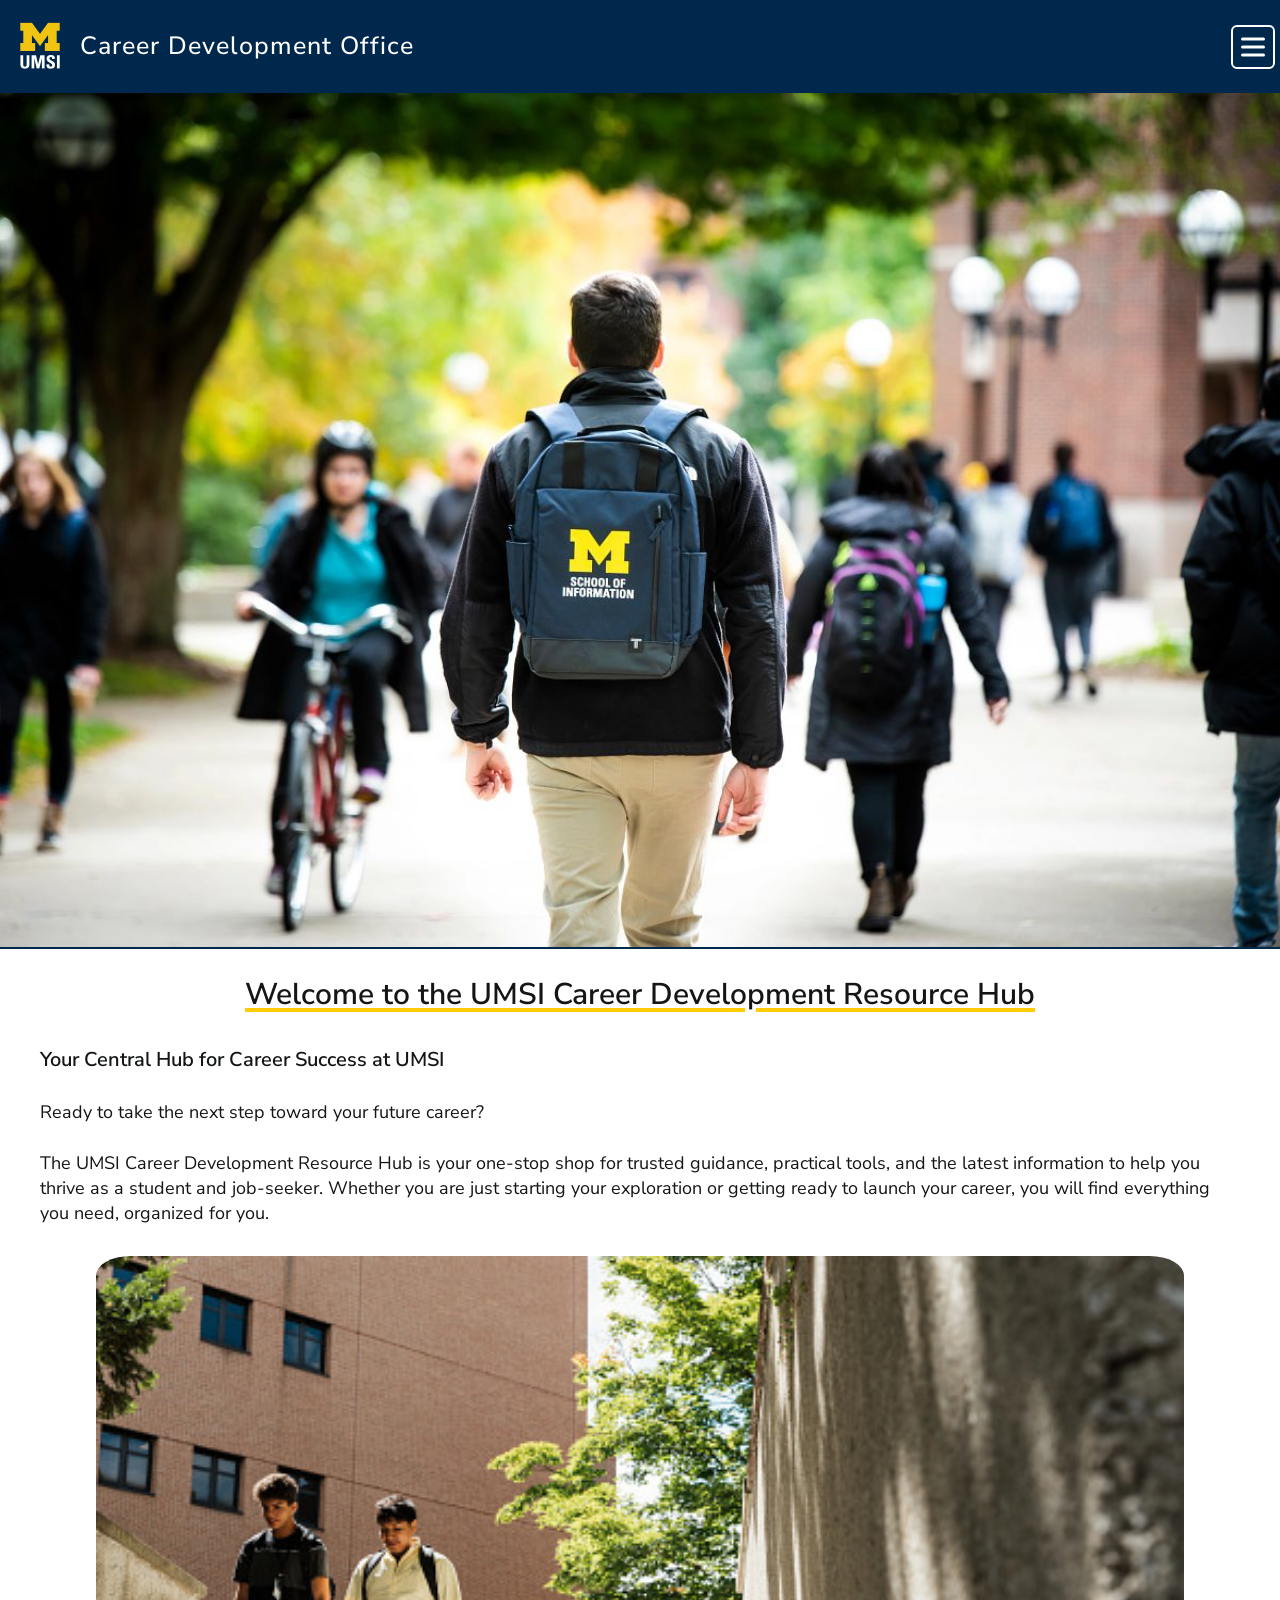
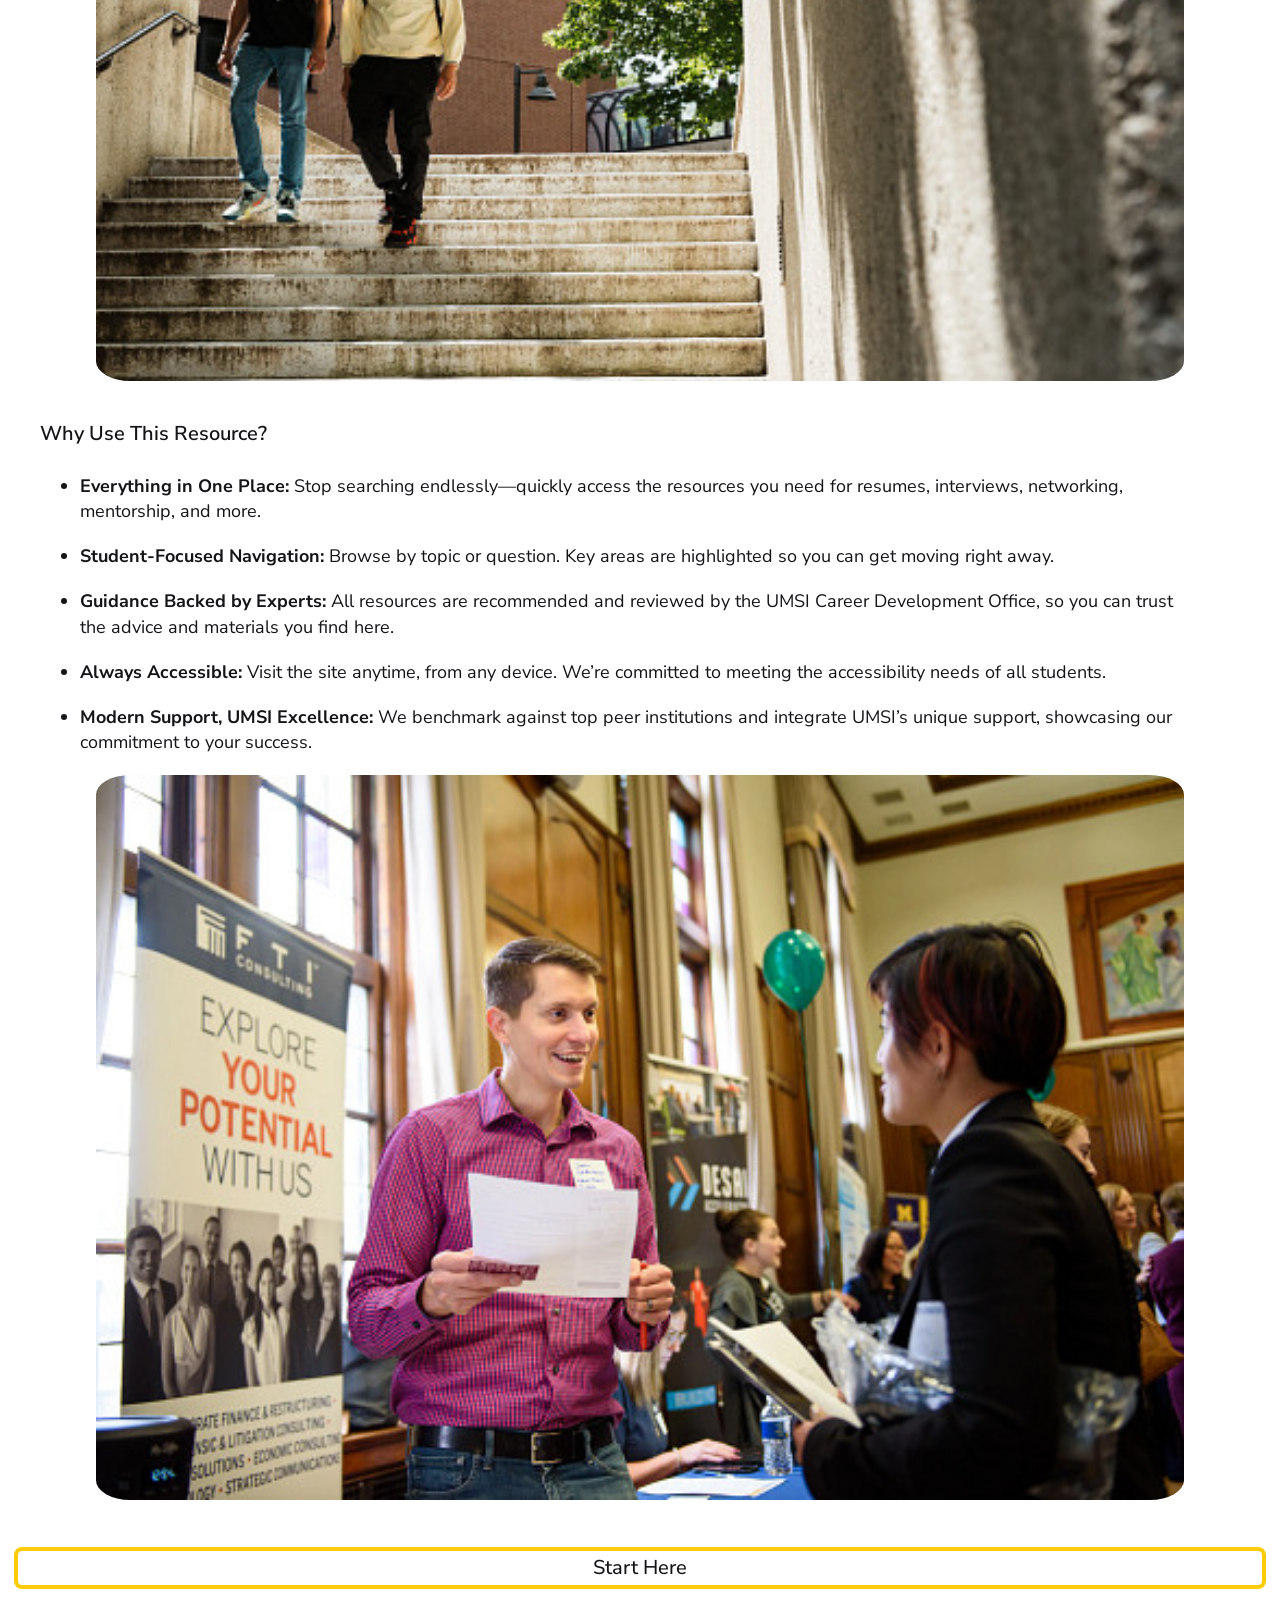
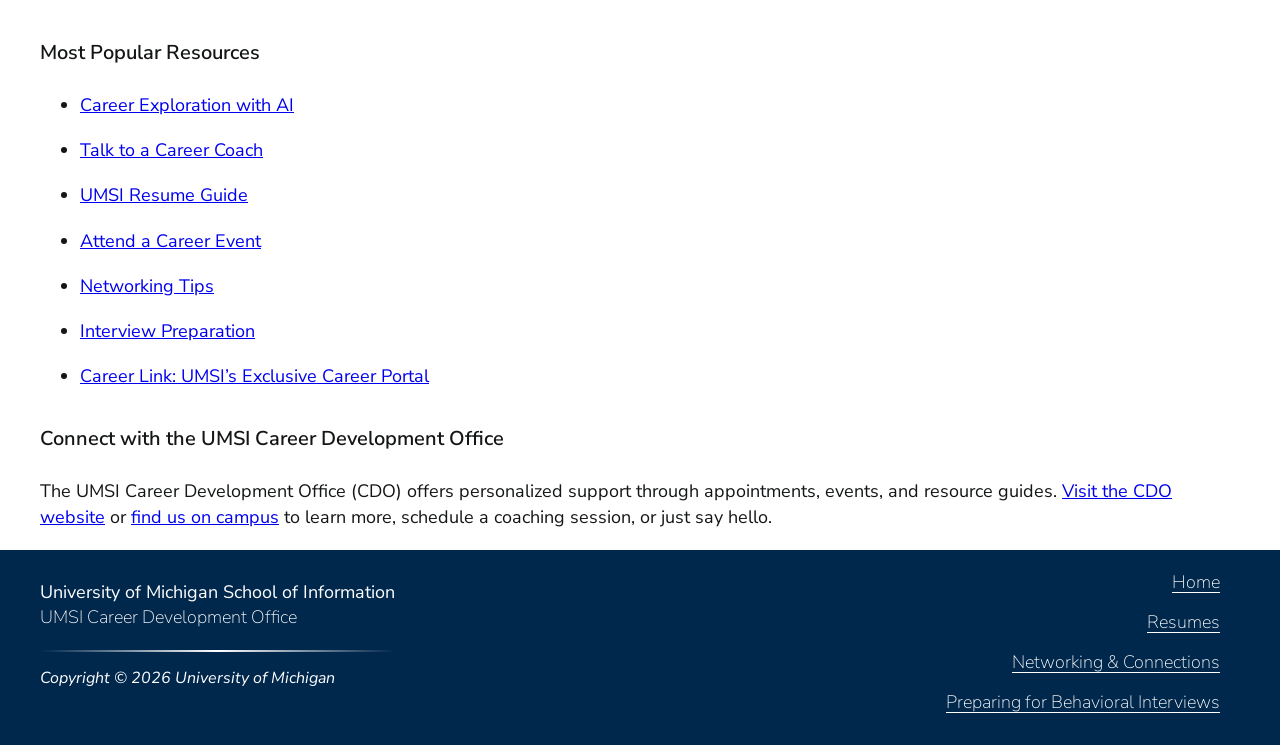
<file: index.html>
<!DOCTYPE html>
<html lang="en">
<head>
    <meta charset="UTF-8">
    <meta name="viewport" content="width=device-width, initial-scale=1.0">
    <link rel="icon" type="image/png" href="images/UM-MLogo.jpg">
    <!-- Font Nunito Sans imported from Google Fonts -->
    <style>
    @import url('https://fonts.googleapis.com/css2?family=Nunito+Sans:ital,opsz,wght@0,6..12,200..1000;1,6..12,200..1000&display=swap');
    </style>
    <link rel="stylesheet" href="css/html5reset.css">
    <link rel="stylesheet" href="css/style.css">
    <title>MSI Career Development Resource Hub</title>
</head>
<body>

    <header>
      <div class = "skip-to-main" >
        <a href = "">Skip to Main Content</a>
      </div>

        <nav>
          <div class = "nav-top">
            <div class="logo">
            <a>
              <img src="images/UMSI_signature_vertical_informal_solidblue.jpg" alt="UMSI Logo">
            </a>
           </div>

           <div class = "CDO-title-container">
            <h1 class="CDO-title">Career Development Office</h1>
           </div>
          </div>

          <!-- I asked UM-GPT to help me create the hamburger menu design (prompt in CSS)-->
          <button class="nav-toggle">
            <span class="sr-only">Menu</span>
            <span class="bar"></span>
            <span class="bar"></span>
            <span class="bar"></span>
          </button>

           <div class="nav-links">
            <ul>
                <li><a href = "index.html">Home</a></li>
                <li><a href = "resume.html">Resumes</a></li>
                <li><a href = "networking.html">Networking & Connections</a></li>
                <li><a href = "interviews.html">Behavioral Interviews</a></li>
            </ul>
          </div>
        </nav>

    </header>
    <main>
      <img class = "hero-image" src="images/UMSI_CampusFall_UMSIBackpack_02.jpg" alt="A student wears a UMSI backpack in fall on the diag.">
      <h1>Welcome to the UMSI Career Development Resource Hub</h1>
    <section>
      <h2>Your Central Hub for Career Success at UMSI</h2>
      <p>
        Ready to take the next step toward your future career? <br><br> The UMSI Career Development Resource Hub is your one-stop shop for trusted guidance, practical tools, and the latest information to help you thrive as a student and job-seeker. Whether you are just starting your exploration or getting ready to launch your career, you will find everything you need, organized for you.
      </p>
        <!-- <iframe src="https://www.youtube.com/embed/GSjGeDYJ5Nk?si=qhxJPRTIT___x8hG" title="YouTube video player" allow="accelerometer; autoplay; clipboard-write; encrypted-media; gyroscope; picture-in-picture; web-share" referrerpolicy="strict-origin-when-cross-origin" allowfullscreen></iframe> -->
      <div class="img-container">
        <img src="images/FLINT_First_Day_of_Class_0028.jpg" alt="Two students talking and walking togther.">
      </div>

    </section>

    <section>
      <h2>Why Use This Resource?</h2>


      <ul>
        <li><strong>Everything in One Place:</strong> Stop searching endlessly—quickly access the resources you need for resumes, interviews, networking, mentorship, and more.</li>
        <li><strong>Student-Focused Navigation:</strong> Browse by topic or question. Key areas are highlighted so you can get moving right away.</li>
        <li><strong>Guidance Backed by Experts:</strong> All resources are recommended and reviewed by the UMSI Career Development Office, so you can trust the advice and materials you find here.</li>
        <li><strong>Always Accessible:</strong> Visit the site anytime, from any device. We’re committed to meeting the accessibility needs of all students.</li>
        <li><strong>Modern Support, UMSI Excellence:</strong> We benchmark against top peer institutions and integrate UMSI’s unique support, showcasing our commitment to your success.</li>
      </ul>
    </section>
        <section>
        <div class="img-container">
          <img src="images/UMSI_CareerFair2020_13.jpg" alt="A student talks with a recruiter at the UMSI career fair.">
        </div>
      <h2 class = "mini-note">Start Here</h2>
      <div>
        <h2>Most Popular Resources</h2>
        <ul>
          <li><a href="https://docs.google.com/document/d/1C-rxX5VcjVH7YjMdHil1VMo9ZdSOHmausOcX61dld-g/edit?tab=t.0#heading=h.m3fsccjzqtbh">Career Exploration with AI</a></li>
          <li><a href="https://umich.instructure.com/courses/137916/pages/talk-to-a-career-coach">Talk to a Career Coach</a></li>
          <li><a href="https://docs.google.com/document/d/1_1GfDJyVGIgE82MZjVhuWT_aB_2Hcj1NN62FUCXoR_o/edit?tab=t.0" target="_blank">UMSI Resume Guide</a></li>
          <li><a href="https://umich.instructure.com/courses/137916/pages/attend-an-event" target="_blank">Attend a Career Event</a></li>
          <li><a href="https://docs.google.com/document/d/18HMt79BU8ovGf9z7_P7No5tuwUS6qHNW5u0sgrepLtE/edit?tab=t.0" target="_blank">Networking Tips</a></li>
          <li><a href="https://docs.google.com/presentation/d/15n-XqsFEntdbkZz89K-ohf7Or1NnCt5CQNDG-6fh2a0/edit?usp=sharing" target="_blank">Interview Preparation</a></li>
          <li><a href="https://si-umich.12twenty.com/Login" target="_blank">Career Link: UMSI’s Exclusive Career Portal</a></li>
        </ul>
      </div>
    </section>
    <section>
      <h2>Connect with the UMSI Career Development Office</h2>
      <p>
        The UMSI Career Development Office (CDO) offers personalized support through appointments, events, and resource guides. <a href="https://umich.instructure.com/courses/137916" target="_blank">Visit the CDO website</a> or <a href="https://www.si.umich.edu/about-umsi/getting-umsi" target="_blank">find us on campus</a> to learn more, schedule a coaching session, or just say hello.
      </p>
    </section>
    </main>
    <footer>

        <div class="UMSI-mobile-footer">
          <p>University of Michigan School of Information | <a href="https://umich.instructure.com/courses/137916">UMSI Career Development Office </a></p>
        </div>

        <div class="UMSI-desktop-footer">
          <p>University of Michigan School of Information <br> <a href="https://umich.instructure.com/courses/137916">UMSI Career Development Office </a></p>
          <hr>
          <p>Copyright &copy; <span id="copyrightYear"></span> University of Michigan</p>
        </div>

        <script>
          document.addEventListener('DOMContentLoaded', () => {
            let currentYear = new Date().getFullYear();
            document.getElementById('copyrightYear').textContent = currentYear;
          })
        </script>

        <div class="nav-links">
            <ul>
                <li><a href = "index.html">Home</a></li>
                <li><a href = "resume.html">Resumes</a></li>
                <li><a href = "networking.html">Networking & Connections</a></li>
                <li><a href = "interviews.html">Preparing for Behavioral Interviews</a></li>
            </ul>
          </div>
        </footer>

        <script src="hamburger.js"></script>
</body>
</html>
</file>
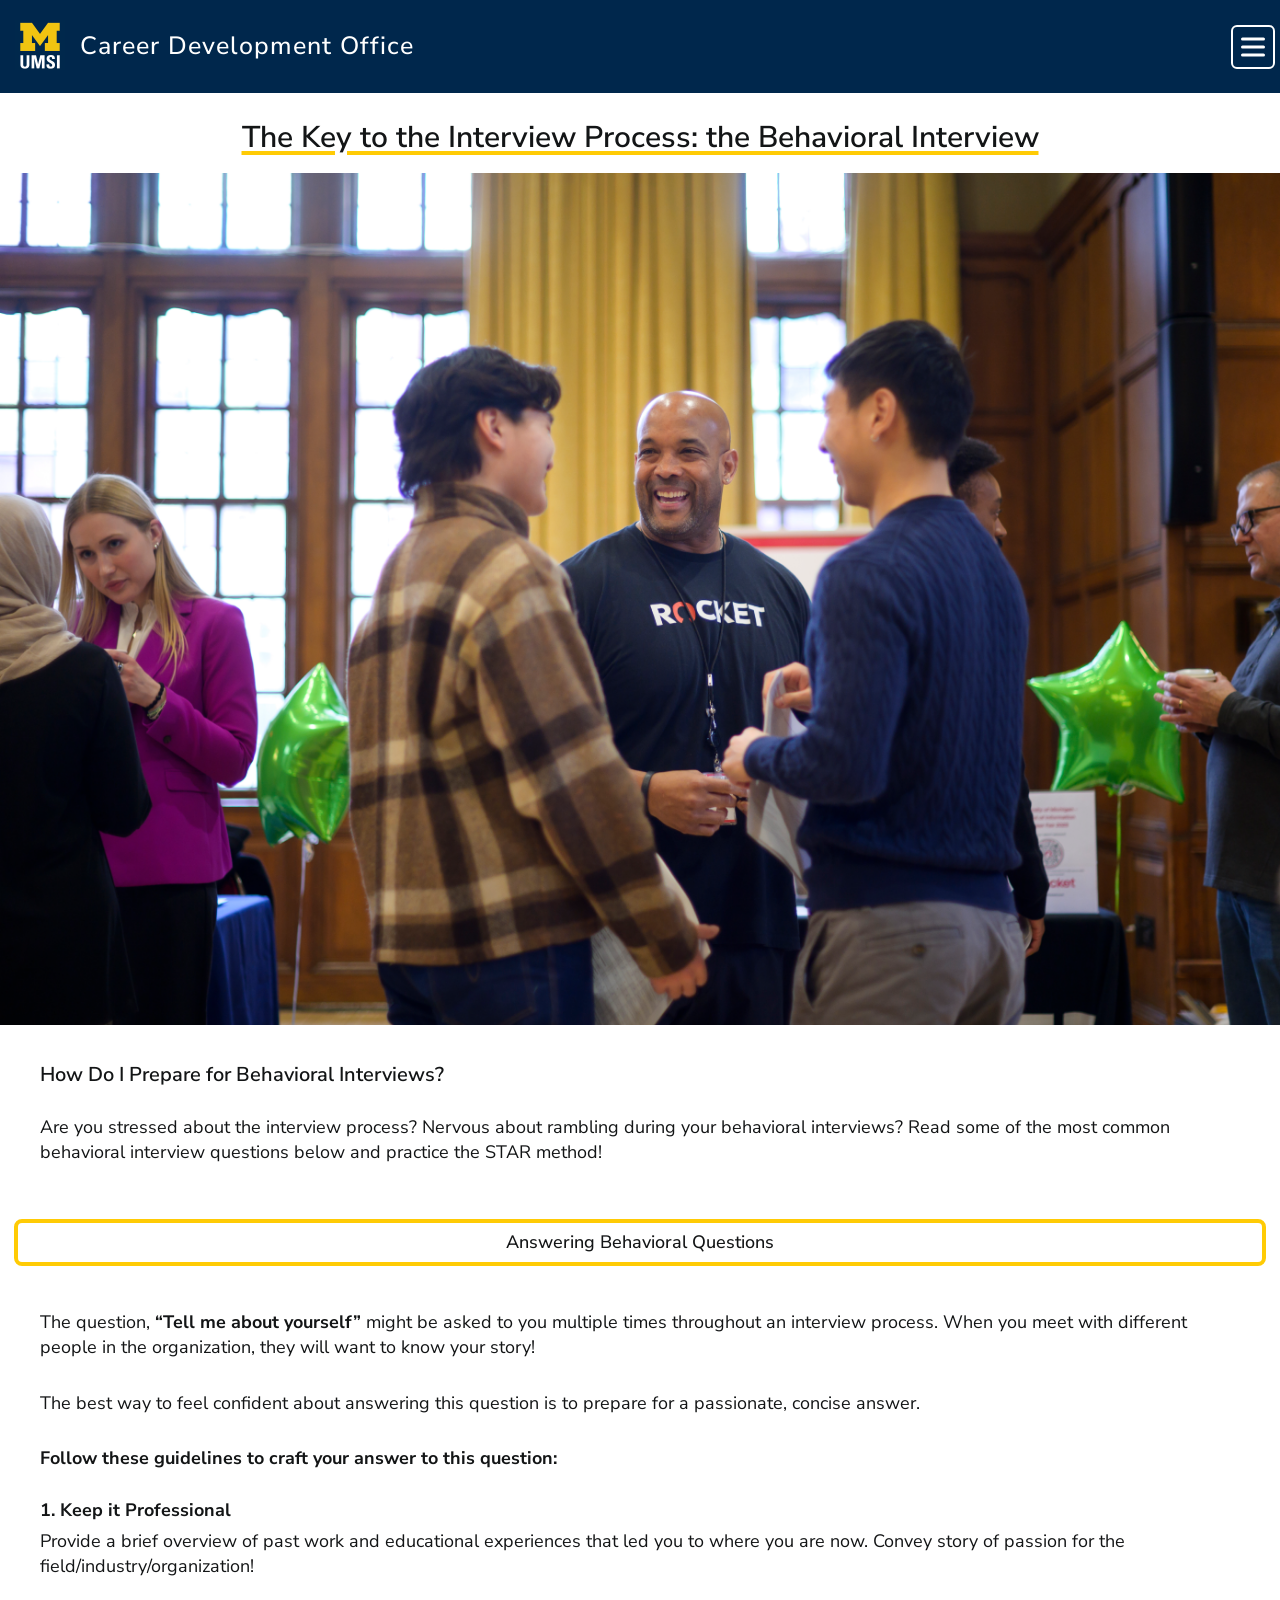
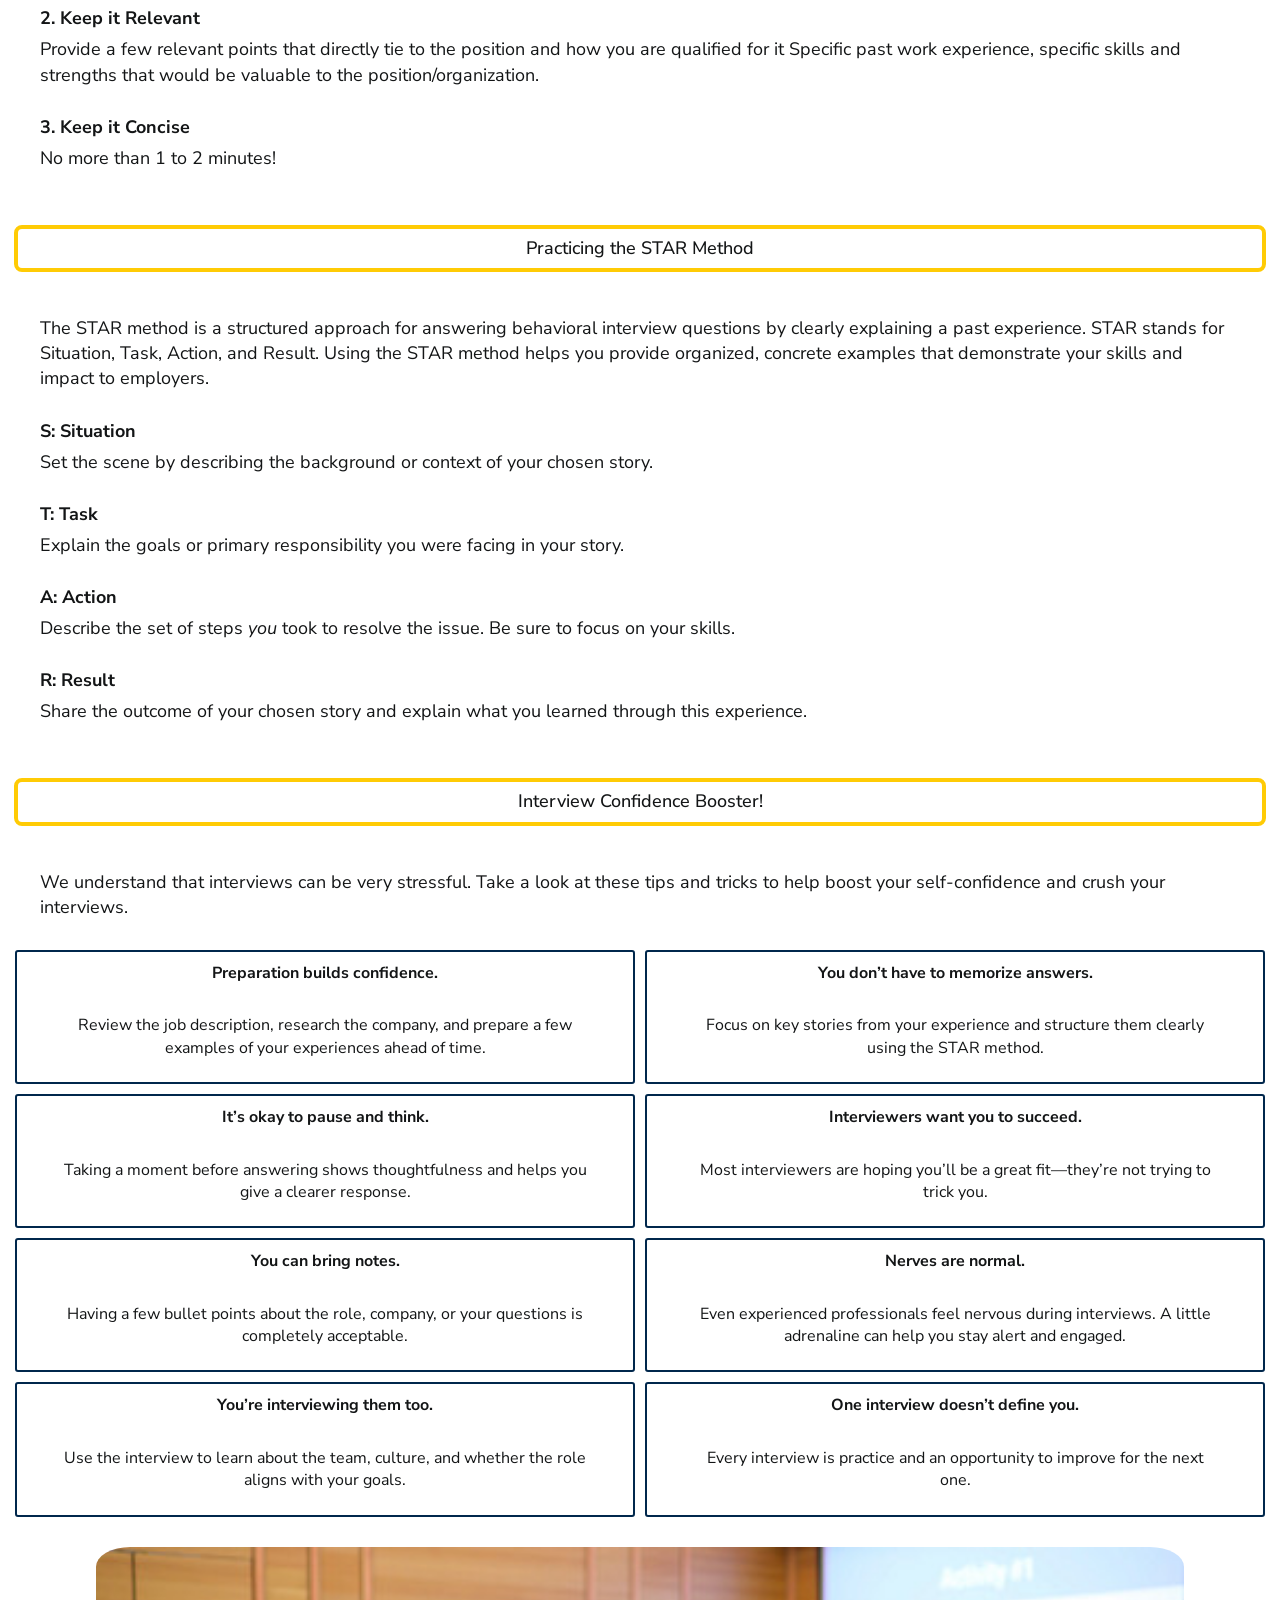
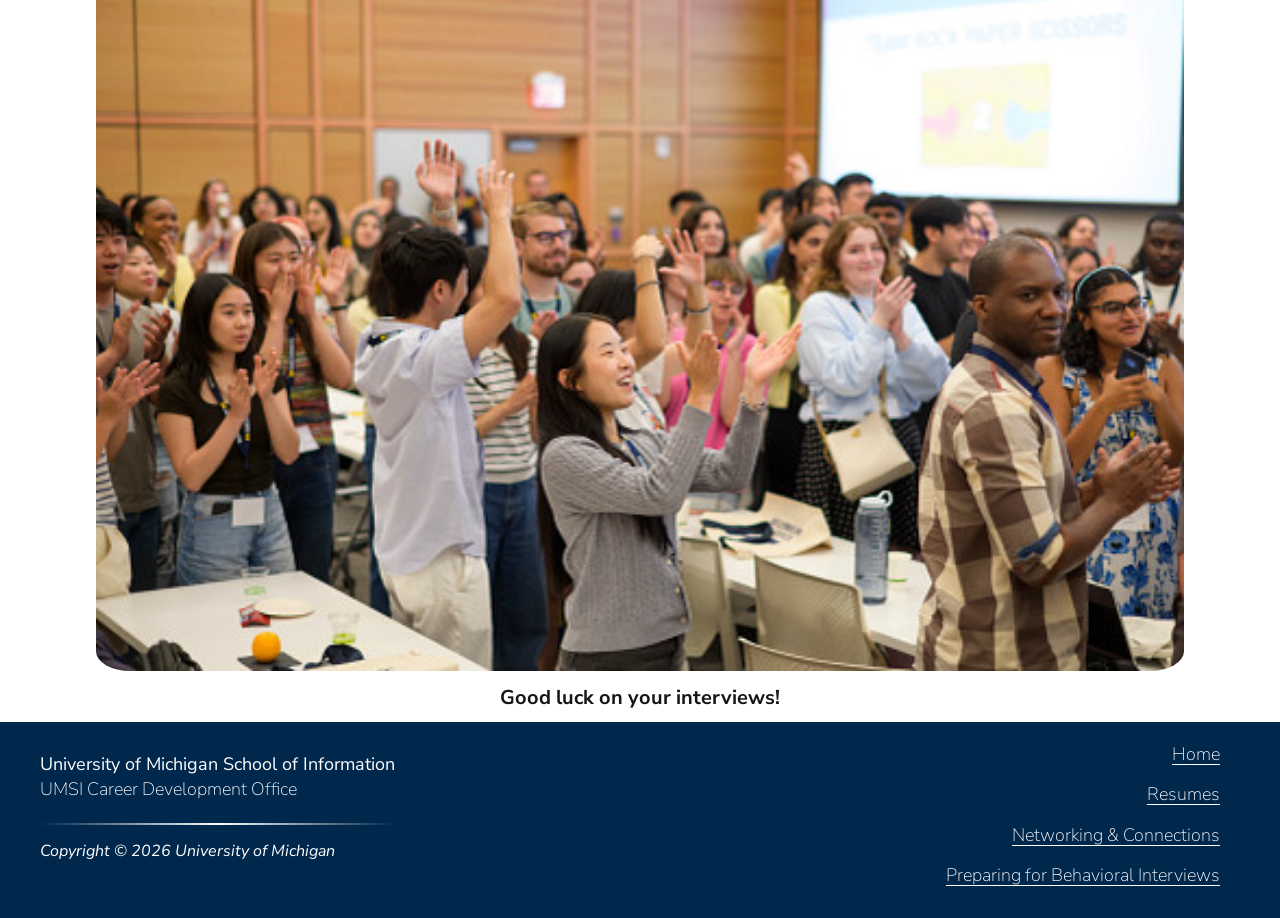
<file: interviews.html>
<!DOCTYPE html>
<html lang="en">

<head>
    <meta charset="UTF-8">
    <meta name="viewport" content="width=device-width, initial-scale=1.0">
    <link rel="icon" type="image/png" href="images/UM-MLogo.jpg">
    <!-- Font Nunito Sans imported from Google Fonts -->
    <style>
    @import url('https://fonts.googleapis.com/css2?family=Nunito+Sans:ital,opsz,wght@0,6..12,200..1000;1,6..12,200..1000&display=swap');
    </style>
    <link rel="stylesheet" href="css/html5reset.css">
    <link rel="stylesheet" href="css/style.css">
    <title>Behavioral Interviews</title>
</head>

<body>

    <header>
        <div class = "skip-to-main" >
        <a href = "">Skip to Main Content</a>
      </div>

        <nav>
          <div class = "nav-top">
            <div class="logo">
            <a>
              <img src="images/UMSI_signature_vertical_informal_solidblue.jpg" alt="UMSI Logo">
            </a>
           </div>

           <div class = "CDO-title-container">
            <h1 class="CDO-title">Career Development Office</h1>
           </div>
          </div>

          <!-- I asked UM-GPT to help me create the hamburger menu design (prompt in CSS)-->
          <button class="nav-toggle">
            <span class="sr-only">Menu</span>
            <span class="bar"></span>
            <span class="bar"></span>
            <span class="bar"></span>
          </button>

           <div class="nav-links">
            <ul>
                <li><a href = "index.html">Home</a></li>
                <li><a href = "resume.html">Resumes</a></li>
                <li><a href = "networking.html">Networking & Connections</a></li>
                <li><a href = "interviews.html">Behavioral Interviews</a></li>
            </ul>
          </div>
        </nav>

        <h1>The Key to the Interview Process: the Behavioral Interview</h1>

    </header>

    <main>
        <section>
            <h2>How Do I Prepare for Behavioral Interviews?</h2>
             <p>Are you stressed about the interview process? Nervous about rambling during your behavioral interviews?
            Read some of the most common behavioral interview questions below and practice the STAR method!</p>

            <img src="images/UMSI_CareerFair_02062025_18.jpg" alt="Students talk with recruiters from Rocket during USMI career fair">
        </section>

        <section>
            <h3>Answering Behavioral Questions</h3>

                <p> The question, <strong>“Tell me about yourself”</strong> might be asked to you multiple times throughout an
                    interview process. When you meet with different people in the organization, they will want to know
                    your story! </p>
                <p>
                    The best way to feel confident about answering this question is to prepare for a
                    passionate, concise answer.
                </p>
                    <p><strong>Follow these guidelines to craft your answer to this question:</strong> </p>

                <h4>1. Keep it Professional</h4>
                    <p>Provide a brief overview of past work and educational experiences that led you to where you are
                        now.
                        Convey story of passion for the field/industry/organization!</p>

                <h4>2. Keep it Relevant</h4>
                    <p>Provide a few relevant points that directly tie to the position and how you are qualified for
                        it
                        Specific past work experience, specific skills and strengths that would be valuable to the
                        position/organization.
                    </p>

                <h4>3. Keep it Concise</h4>
                        <p>No more than 1 to 2 minutes!</p>
        </section>

        <section>
            <h3>Practicing the STAR Method</h3>

            <!-- I generated the STAR description using ChatGPT with the prompt "can you write a quick description of the star method used for behavioral interviews? 
             i would like to use this phrase in the CDO website I'm creating" -->
            <p>
                The STAR method is a structured approach for answering behavioral interview questions by clearly explaining a past experience. STAR stands for Situation, Task, Action, and Result. Using the STAR method helps you provide organized, concrete examples that demonstrate your skills and impact to employers.
            </p>

            <h4>S: Situation</h4>
                <p>Set the scene by describing the background or context of your chosen story.</p>

            <h4>T: Task</h4>
                <p>Explain the goals or primary responsibility you were facing in your story.</p>

            <h4>A: Action</h4>
                <p>Describe the set of steps <em>you</em> took to resolve the issue. Be sure to focus on your skills.</p>

            <h4>R: Result</h4>
                <p>Share the outcome of your chosen story and explain what you learned through this experience.</p>

        </section>

        <section>
            <h3>Interview Confidence Booster!</h3>

            <p>We understand that interviews can be very stressful. Take a look at these tips and tricks to help boost your self-confidence and crush your interviews.</p>

            <!-- I used ChatGPT to generate the following tips, using the prompt: "can you help me generate quick tips and tricks to include in my section "yes, interviews can be stressful but... -->
            <div class = "interviews-grid">
                <div class="interviews-grid-item">
                    <p class="grid-title"><strong>Preparation builds confidence.</strong></p>
                    <p>Review the job description, research the company, and prepare a few examples of your experiences ahead of time.</p>
                </div>

                <div class="interviews-grid-item">
                    <p class="grid-title"><strong>You don’t have to memorize answers.</strong></p>
                    <p>Focus on key stories from your experience and structure them clearly using the STAR method.</p>
                </div>
                <div class="interviews-grid-item">
                    <p class="grid-title"><strong>It’s okay to pause and think.</strong></p>
                    <p>Taking a moment before answering shows thoughtfulness and helps you give a clearer response.</p>
                </div>
                <div class="interviews-grid-item">
                    <p class="grid-title"><strong>Interviewers want you to succeed.</strong></p>
                    <p>Most interviewers are hoping you’ll be a great fit—they’re not trying to trick you.</p>
                </div>
                <div class="interviews-grid-item">
                    <p class="grid-title"><strong>You can bring notes.</strong></p>
                    <p>Having a few bullet points about the role, company, or your questions is completely acceptable.</p>
                </div>
                <div class="interviews-grid-item">
                    <p class="grid-title"><strong>Nerves are normal.</strong></p>
                    <p>Even experienced professionals feel nervous during interviews. A little adrenaline can help you stay alert and engaged.</p>
                </div>
                <div class="interviews-grid-item">
                    <p class="grid-title"><strong>You’re interviewing them too.</strong></p>
                    <p>Use the interview to learn about the team, culture, and whether the role aligns with your goals.</p>
                </div>
                <div class="interviews-grid-item">
                    <p class="grid-title"><strong>One interview doesn’t define you.</strong></p>
                    <p>Every interview is practice and an opportunity to improve for the next one.</p>
                </div>
            </div>
        </section>

        <section class="img-container">
            <img src="images/UMSI_MastersOrientation_081825_01.jpg" alt="UMSI Career Fair">
            <h3 class = "centered-phrase">Good luck on your interviews!</h3>
        </section>

    </main>

       <footer>

        <div class="UMSI-mobile-footer">
          <p>University of Michigan School of Information | <a href="https://umich.instructure.com/courses/137916">UMSI Career Development Office </a></p>
        </div>

        <div class="UMSI-desktop-footer">
          <p>University of Michigan School of Information <br> <a href="https://umich.instructure.com/courses/137916">UMSI Career Development Office </a></p>
          <hr>
          <p>Copyright &copy; <span id="copyrightYear"></span> University of Michigan</p>
        </div>

        <script>
          document.addEventListener('DOMContentLoaded', () => {
            let currentYear = new Date().getFullYear();
            document.getElementById('copyrightYear').textContent = currentYear;
          })
        </script>

        <div class="nav-links">
            <ul>
                <li><a href = "index.html">Home</a></li>
                <li><a href = "resume.html">Resumes</a></li>
                <li><a href = "networking.html">Networking & Connections</a></li>
                <li><a href = "interviews.html">Preparing for Behavioral Interviews</a></li>
            </ul>
          </div>
        </footer>
    <script src="hamburger.js"></script>
</body>

</html>
</file>
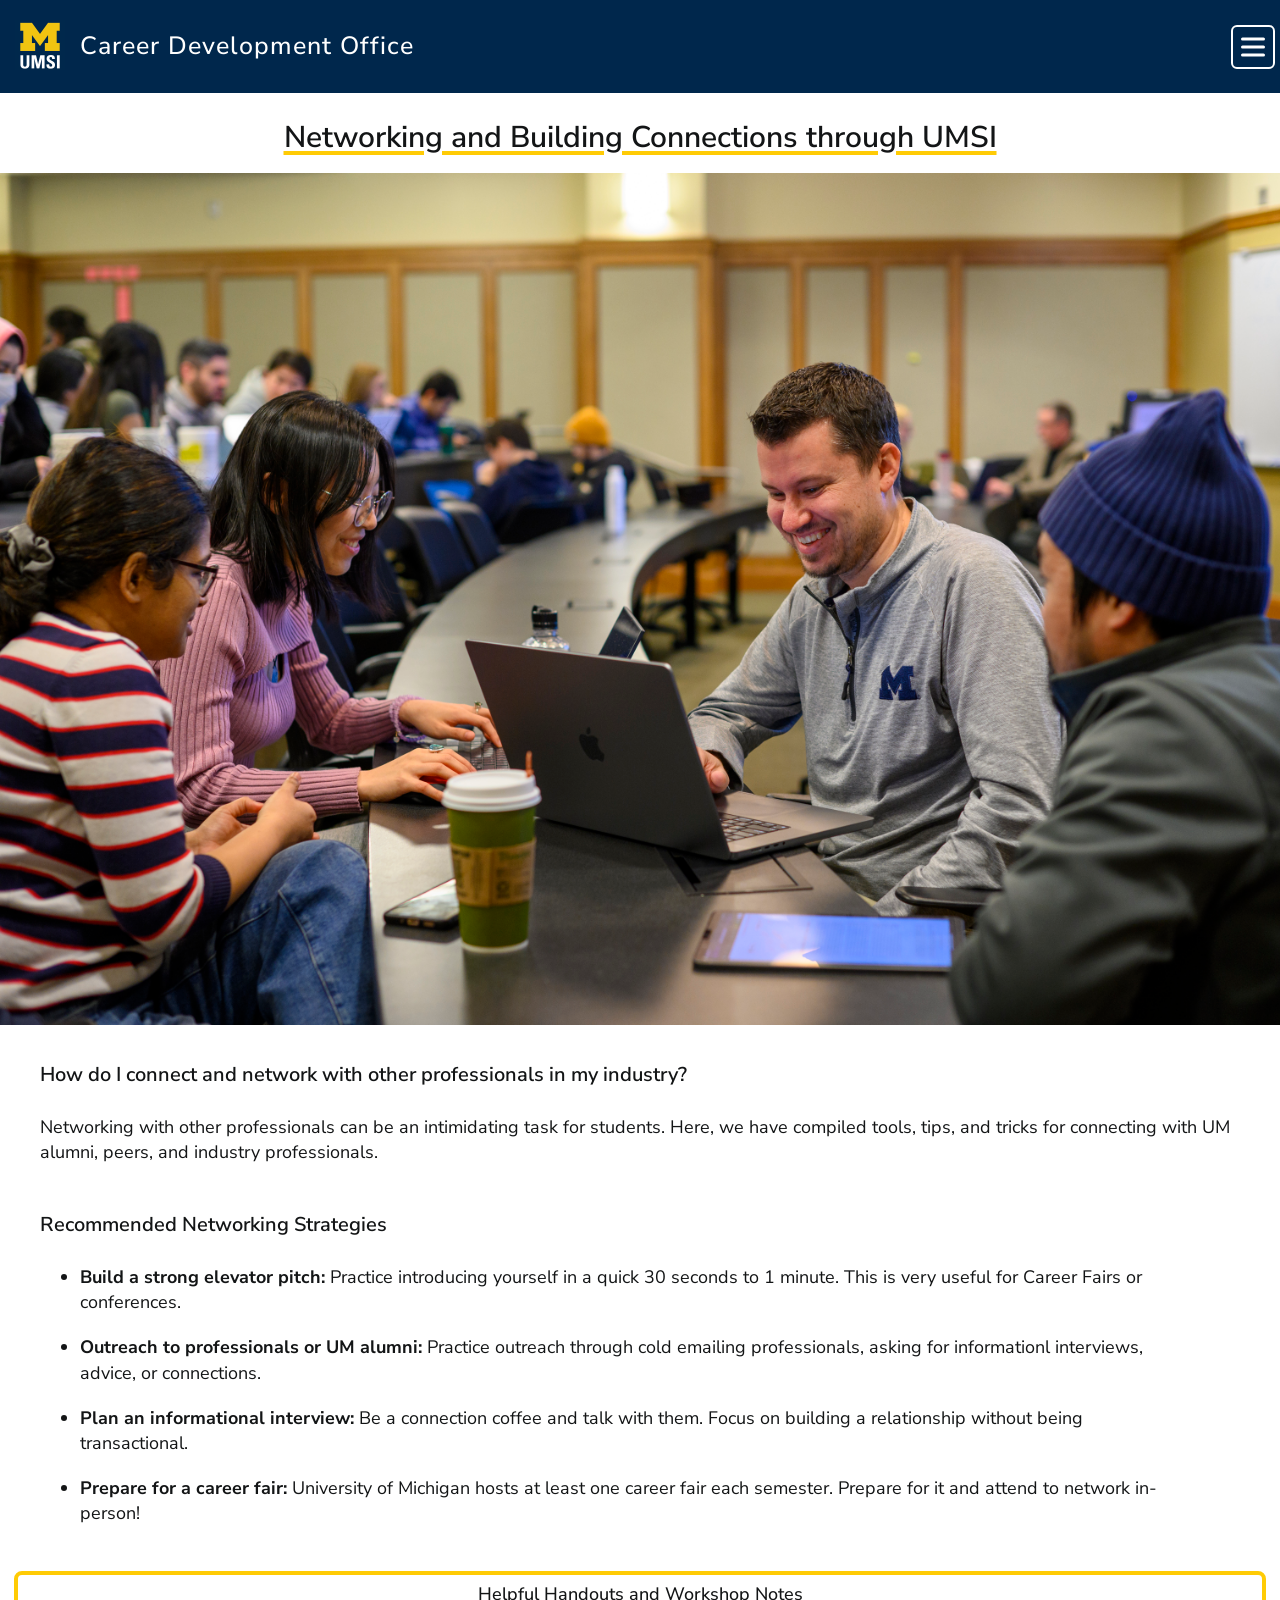
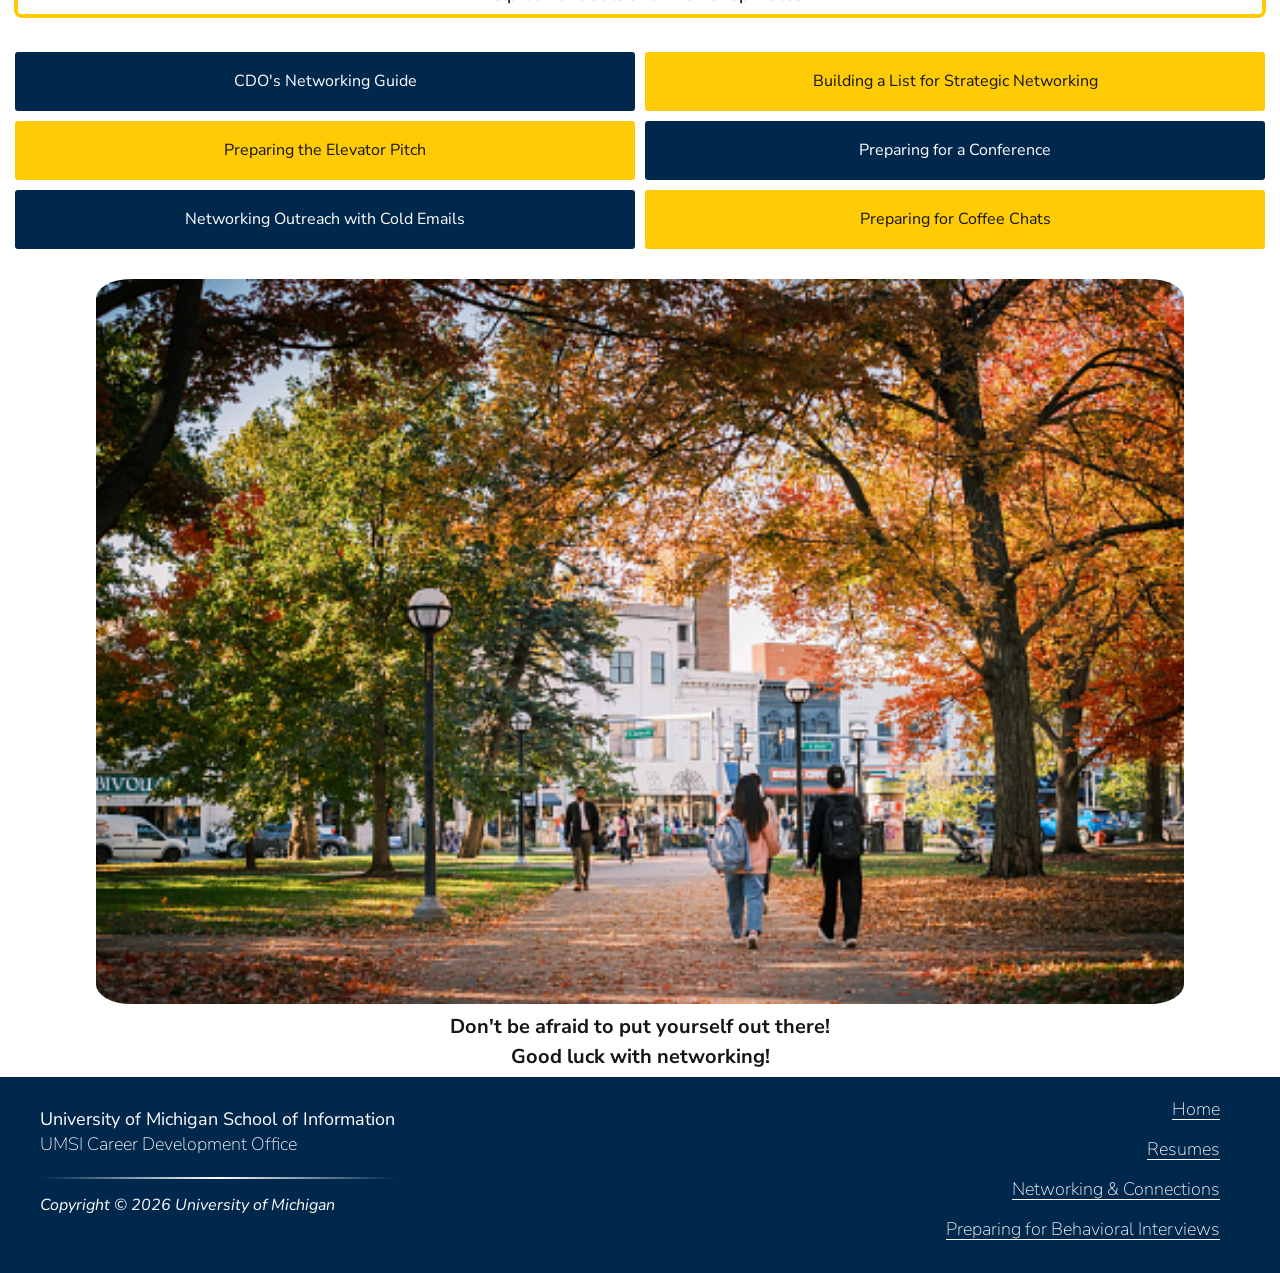
<file: networking.html>
<!DOCTYPE html>
<html lang="en">
<head>
    <meta charset="UTF-8">
    <meta name="viewport" content="width=device-width, initial-scale=1.0">
    <link rel="icon" type="image/png" href="images/UM-MLogo.jpg">
    <!-- Font Nunito Sans imported from Google Fonts -->
    <style>
    @import url('https://fonts.googleapis.com/css2?family=Nunito+Sans:ital,opsz,wght@0,6..12,200..1000;1,6..12,200..1000&display=swap');
    </style>
    <link rel="stylesheet" href="css/html5reset.css">
    <link rel="stylesheet" href="css/style.css">
    <title>Networking and Building Connections</title>
</head>
<body>
    <header>
      <div class = "skip-to-main" >
        <a href = "">Skip to Main Content</a>
      </div>

        <nav>
          <div class = "nav-top">
            <div class="logo">
            <a>
              <img src="images/UMSI_signature_vertical_informal_solidblue.jpg" alt="UMSI Logo">
            </a>
           </div>

           <div class = "CDO-title-container">
            <h1 class="CDO-title">Career Development Office</h1>
           </div>
          </div>

          <!-- I asked UM-GPT to help me create the hamburger menu design (prompt in CSS)-->
          <button class="nav-toggle">
            <span class="sr-only">Menu</span>
            <span class="bar"></span>
            <span class="bar"></span>
            <span class="bar"></span>
          </button>

           <div class="nav-links">
            <ul>
                <li><a href = "index.html">Home</a></li>
                <li><a href = "resume.html">Resumes</a></li>
                <li><a href = "networking.html">Networking & Connections</a></li>
                <li><a href = "interviews.html">Behavioral Interviews</a></li>
            </ul>
          </div>
        </nav>
    <h1>Networking and Building Connections through UMSI</h1>

   </header>

    <main>
    <section>
      <h2>How do I connect and network with other professionals in my industry?</h2>
      <p>
        Networking with other professionals can be an intimidating task for students. Here, we have compiled tools, tips, and tricks for connecting with UM alumni, peers, and industry professionals.
      </p>
      <img src="images/UMSI_MHIClassroom_02202023_08.JPG" alt="Students work in a auditorium style classroom in U-M north quad.">
    </section>

    <section>
      <h2>Recommended Networking Strategies</h2>


      <ul>
        <li><strong>Build a strong elevator pitch:</strong> Practice introducing yourself in a quick 30 seconds to 1 minute. This is very useful for Career Fairs or conferences.</li>
        <li><strong>Outreach to professionals or UM alumni:</strong> Practice outreach through cold emailing professionals, asking for informationl interviews, advice, or connections.</li>
        <li><strong>Plan an informational interview: </strong> Be a connection coffee and talk with them. Focus on building a relationship without being transactional.</li>
        <li><strong>Prepare for a career fair:</strong> University of Michigan hosts at least one career fair each semester. Prepare for it and attend to network in-person!</li>
      </ul>
    </section>

    <section>
      <div>
        <h3>Helpful Handouts and Workshop Notes</h3>
          <div class = "handouts-grid">
            <a class = "handouts-grid-item" href="https://docs.google.com/document/d/1KRpQ52SQDH5cM3Ely5lKm5Dz9XyFKkxmckD97qXDCA4/edit?tab=t.bper6s4pkvz6" target="_blank">CDO's Networking Guide</a>
            <a class = "handouts-grid-item" href="https://docs.google.com/document/d/18HMt79BU8ovGf9z7_P7No5tuwUS6qHNW5u0sgrepLtE/edit?usp=sharing" target="_blank">Building a List for Strategic Networking<br></a>
            <a class = "handouts-grid-item" href="https://docs.google.com/document/d/1633aBaWXIZW_ImTP-jKKN0QNXK9-RpXXmVznRgA4ZHQ/edit?tab=t.0" target="_blank">Preparing the Elevator Pitch</a>
            <a class = "handouts-grid-item" href="https://docs.google.com/presentation/d/1dwwMvJIaR2lH_t25Pwnw8otHhWx3ww_46mWm3bARzo8/edit?slide=id.g2a97049686b_0_303#slide=id.g2a97049686b_0_303" target="_blank">Preparing for a Conference</a>
            <a class = "handouts-grid-item" href="https://docs.google.com/document/d/1cwq2KtdKQbO-tICHKUyKRA3QY4_3VJ8NLC2kwPBY4dI/edit?usp=sharing" target="_blank">Networking Outreach with Cold Emails</a>
            <a class = "handouts-grid-item" href="https://docs.google.com/presentation/d/1QR0UA8V4d_hjHuayVbzF5_bx8d_8m3Ohvx9e5SiBodg/edit?slide=id.g187a33b4e7_2_86#slide=id.g187a33b4e7_2_86" target="_blank">Preparing for Coffee Chats</a>
          </div>
        </ul>
      </div>
    </section>

    <section class="img-container">
      <img src="images/UMSI_FallCampus_102124_12.jpg" alt="Scenes of fall color on the University of Michigan campus.">
      <h2 class = "centered-phrase">Don't be afraid to put yourself out there! </h2>
      <h2 class = "centered-phrase">Good luck with networking! </h2>
    </section>

        <!-- Content taken & modified from UMGPT with the prompt, "Write me a webpage of intro content to help meet the following requirements - this is for the home page": and then pasted in the client objectives & project requirements"
        UMGPT. (2025). UMGPT ( GPT-4.1 August 25th version) [Large language model]. -->
    </main>
    <footer>

        <div class="UMSI-mobile-footer">
          <p>University of Michigan School of Information | <a href="https://umich.instructure.com/courses/137916">UMSI Career Development Office </a></p>
        </div>

        <div class="UMSI-desktop-footer">
          <p>University of Michigan School of Information <br> <a href="https://umich.instructure.com/courses/137916">UMSI Career Development Office </a></p>
          <hr>
          <p>Copyright &copy; <span id="copyrightYear"></span> University of Michigan</p>
        </div>

        <script>
          document.addEventListener('DOMContentLoaded', () => {
            let currentYear = new Date().getFullYear();
            document.getElementById('copyrightYear').textContent = currentYear;
          })
        </script>

        <div class="nav-links">
            <ul>
                <li><a href = "index.html">Home</a></li>
                <li><a href = "resume.html">Resumes</a></li>
                <li><a href = "networking.html">Networking & Connections</a></li>
                <li><a href = "interviews.html">Preparing for Behavioral Interviews</a></li>
            </ul>
          </div>
        </footer>
      <script src="hamburger.js"></script>
</body>
</html>
</file>
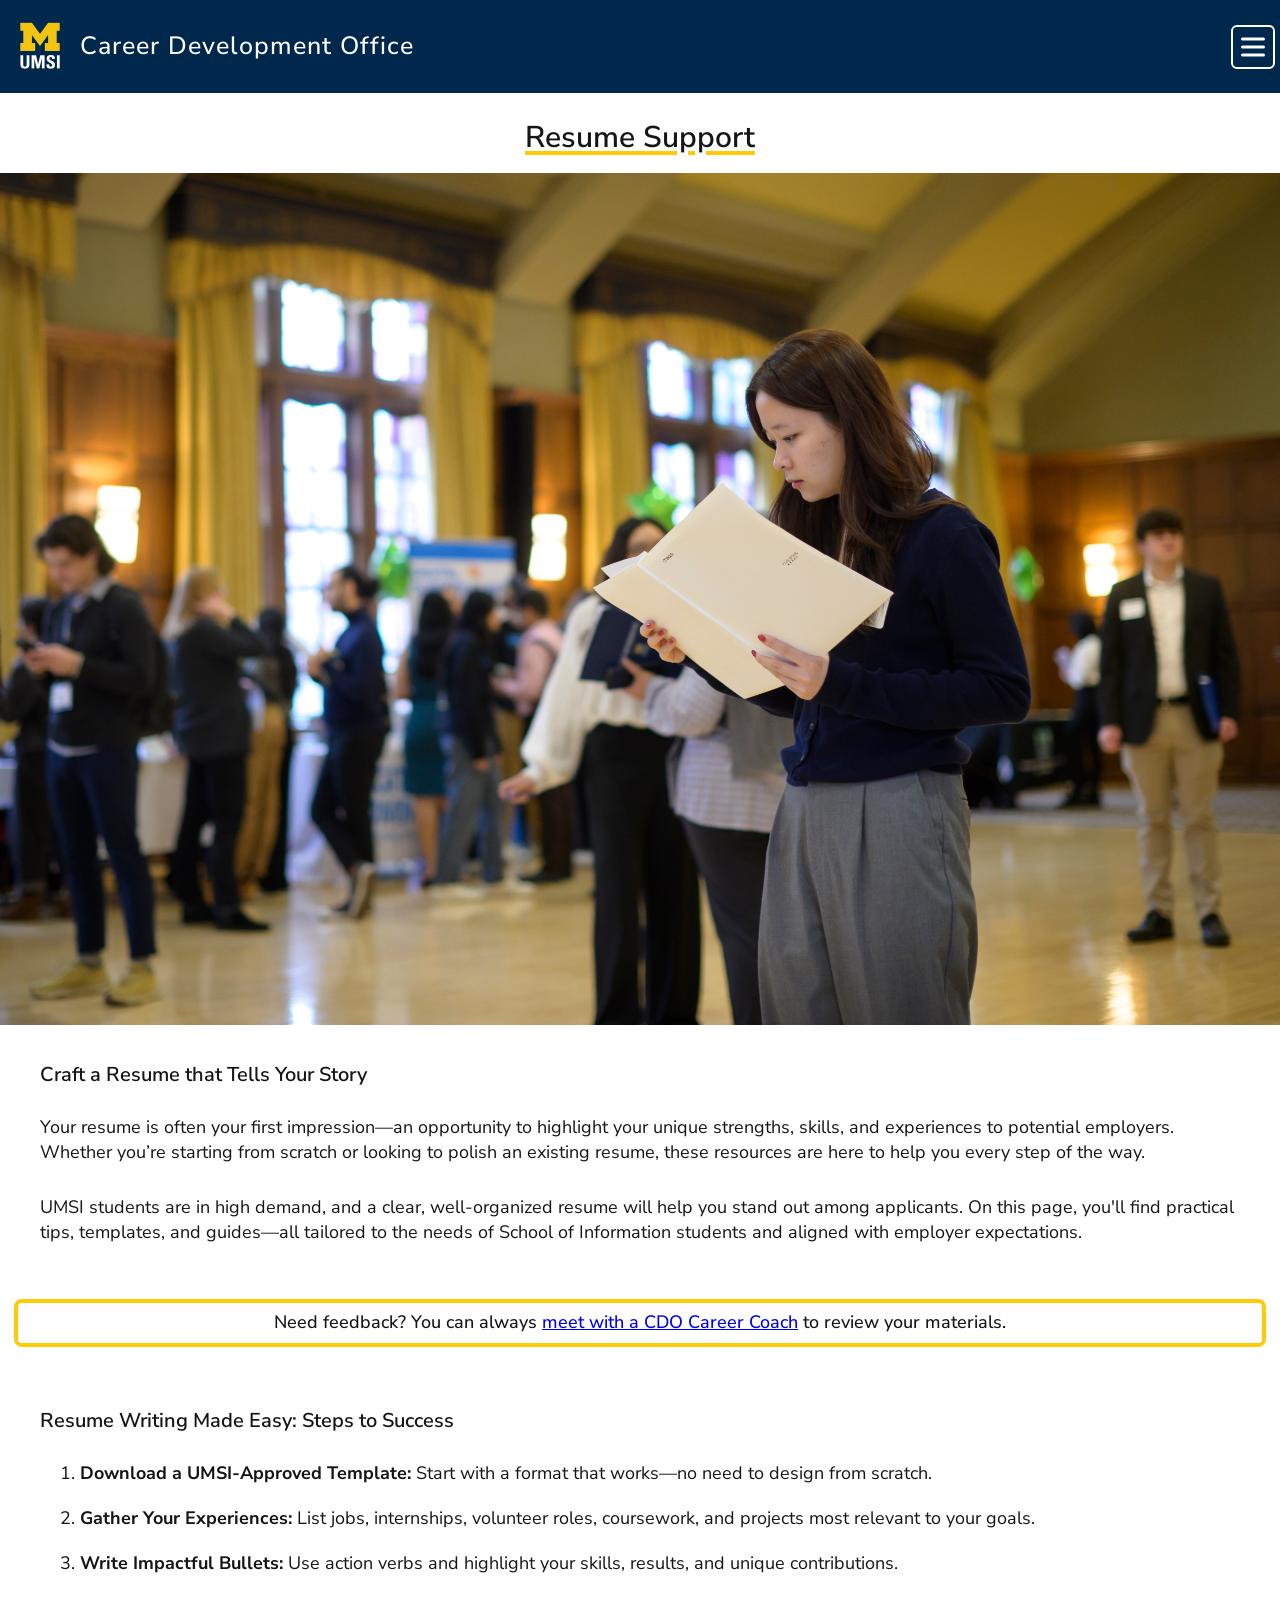
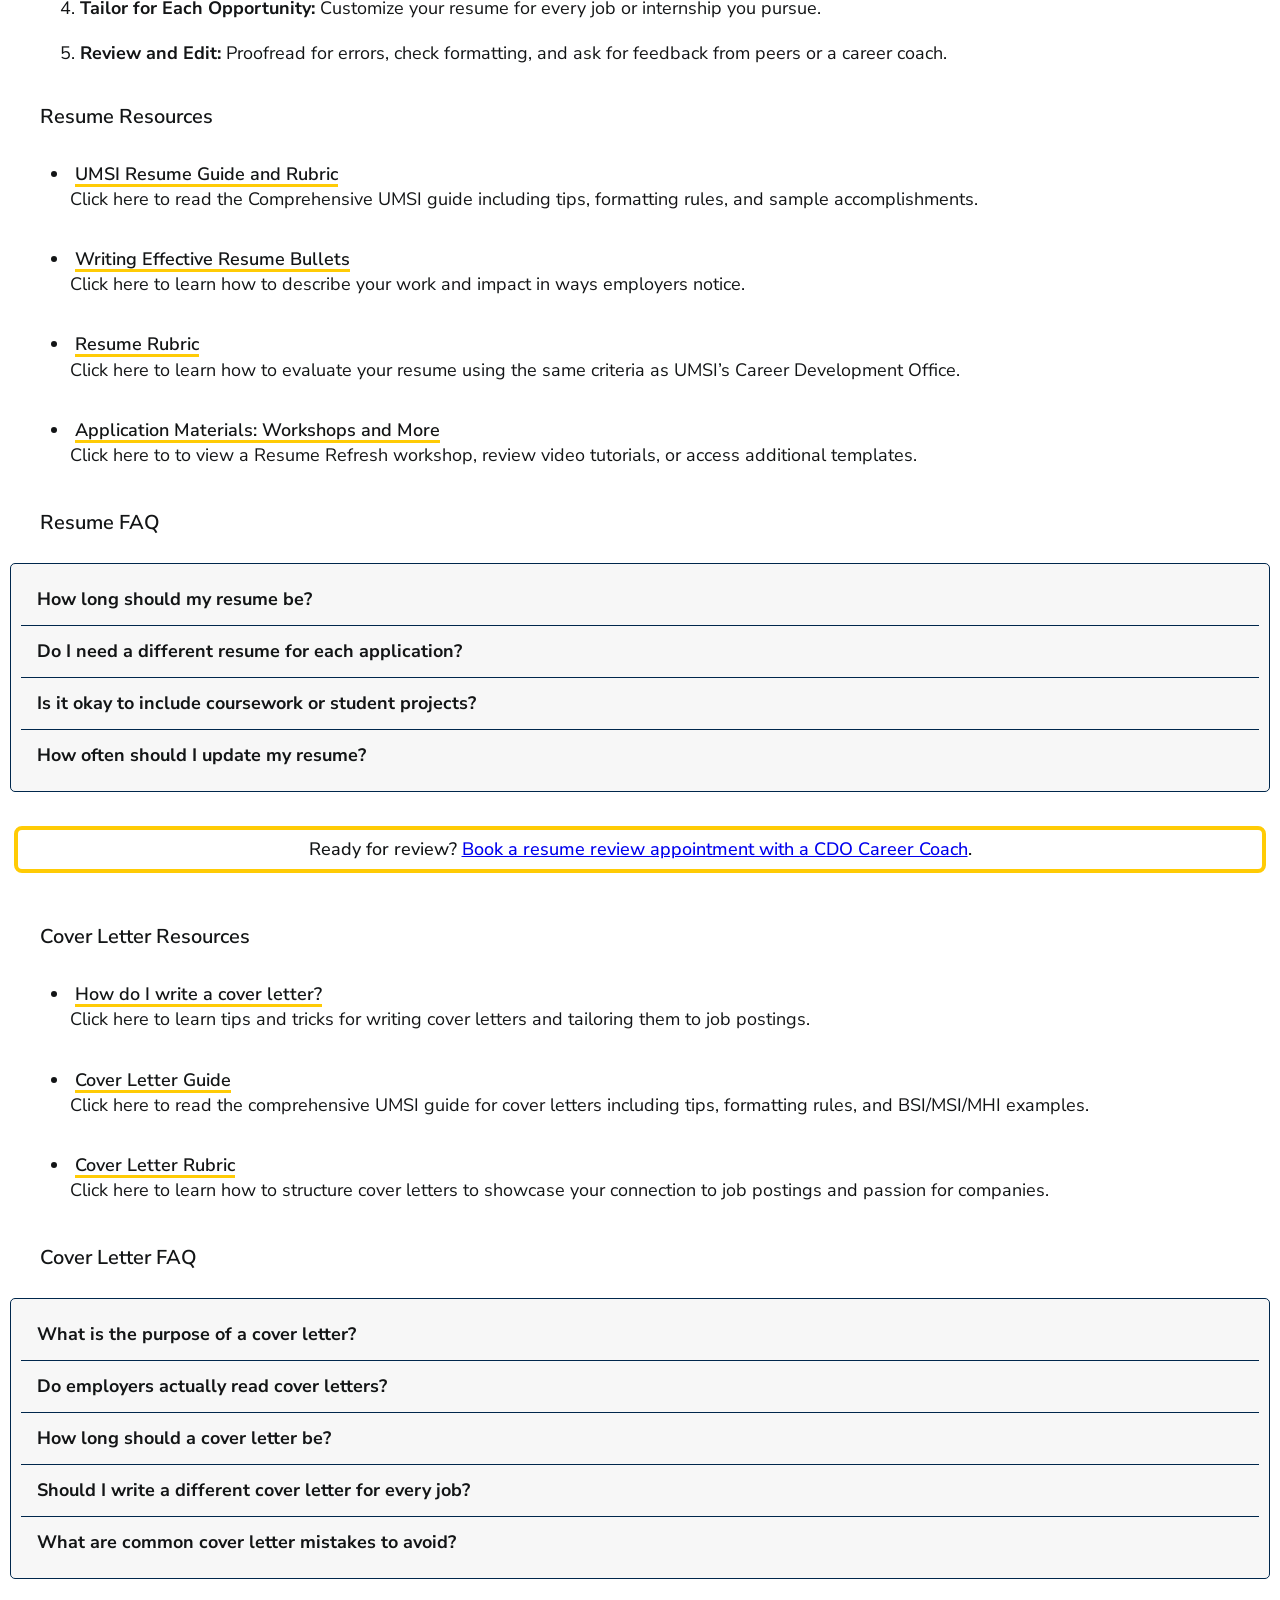
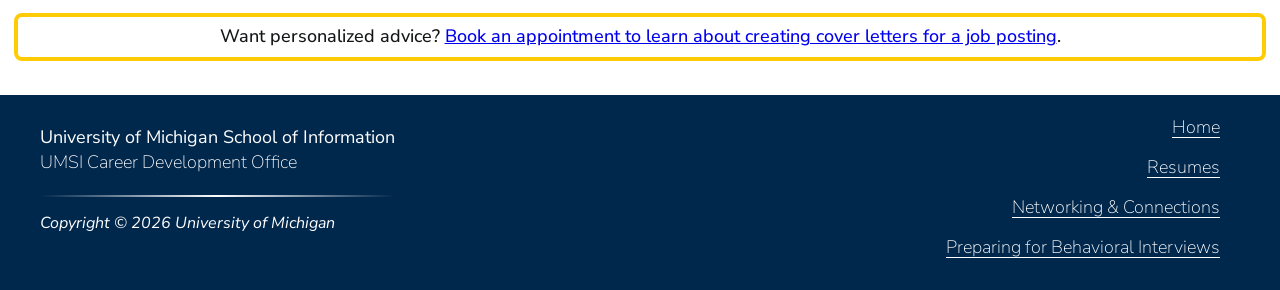
<file: resume.html>
<!DOCTYPE html>
<html lang="en">
<head>
    <meta charset="UTF-8">
    <meta name="viewport" content="width=device-width, initial-scale=1.0">
    <link rel="icon" type="image/png" href="images/UM-MLogo.jpg">
    <!-- Font Nunito Sans imported from Google Fonts -->
    <style>
    @import url('https://fonts.googleapis.com/css2?family=Nunito+Sans:ital,opsz,wght@0,6..12,200..1000;1,6..12,200..1000&display=swap');
    </style>
    <link rel="stylesheet" href="css/html5reset.css">
    <link rel="stylesheet" href="css/style.css">
    <title>Resumes</title>
</head>
<body>

    <header>
      <div class = "skip-to-main" >
        <a href = "">Skip to Main Content</a>
      </div>
        <nav>
          <div class = "nav-top">
            <div class="logo">
            <a>
              <img src="images/UMSI_signature_vertical_informal_solidblue.jpg" alt="UMSI Logo">
            </a>
           </div>

           <div class = "CDO-title-container">
            <h1 class="CDO-title">Career Development Office</h1>
           </div>
          </div>

          <!-- I asked UM-GPT to help me create the hamburger menu design (prompt in CSS)-->
          <button class="nav-toggle">
            <span class="sr-only">Menu</span>
            <span class="bar"></span>
            <span class="bar"></span>
            <span class="bar"></span>
          </button>

           <div class="nav-links">
            <ul>
                <li><a href = "index.html">Home</a></li>
                <li><a href = "resume.html">Resumes</a></li>
                <li><a href = "networking.html">Networking & Connections</a></li>
                <li><a href = "interviews.html">Behavioral Interviews</a></li>
            </ul>
          </div>
        </nav>
        <h1>Resume Support</h1>

    </header>
<main>
  
  <section>
    <h2>Craft a Resume that Tells Your Story</h2>
    <p>
      Your resume is often your first impression—an opportunity to highlight your unique strengths, skills, and experiences to potential employers. Whether you’re starting from scratch or looking to polish an existing resume, these resources are here to help you every step of the way.
    </p>
    <p>
      UMSI students are in high demand, and a clear, well-organized resume will help you stand out among applicants. On this page, you'll find practical tips, templates, and guides—all tailored to the needs of School of Information students and aligned with employer expectations.
    </p>

    <img src="images/UMSI_CareerFair_02062025_06.jpg" alt="Students look over their resume materials during the UMSI career fair.">

    <p class = "mini-note">
      Need feedback? You can always <a href="https://umich.instructure.com/courses/137916/pages/talk-to-a-career-coach" target="_blank">meet with a CDO Career Coach</a> to review your materials.
    </p>
  </section>
  
  <section>
    <h2>Resume Writing Made Easy: Steps to Success</h2>
    <ol>
      <li><strong>Download a UMSI-Approved Template:</strong> Start with a format that works—no need to design from scratch.</li>
      <li><strong>Gather Your Experiences:</strong> List jobs, internships, volunteer roles, coursework, and projects most relevant to your goals.</li>
      <li><strong>Write Impactful Bullets:</strong> Use action verbs and highlight your skills, results, and unique contributions.</li>
      <li><strong>Tailor for Each Opportunity:</strong> Customize your resume for every job or internship you pursue.</li>
      <li><strong>Review and Edit:</strong> Proofread for errors, check formatting, and ask for feedback from peers or a career coach.</li>
    </ol>
  </section>

  <section>
    <h2>Resume Resources</h2>
    <ul class = "resource-links">
      <li>
        <a href="https://docs.google.com/document/d/1_1GfDJyVGIgE82MZjVhuWT_aB_2Hcj1NN62FUCXoR_o/edit?tab=t.0" target="_blank">
          UMSI Resume Guide and Rubric
        </a> <br>
        Click here to read the Comprehensive UMSI guide including tips, formatting rules, and sample accomplishments.
      </li>
      <li>
        <a href="https://docs.google.com/document/d/1-EVZYH_Fic4mfLVGOXyHTSeRwBWmmi2WHSgGDLGGPEs/edit?tab=t.0" target="_blank">
          Writing Effective Resume Bullets
        </a> <br>
        Click here to learn how to describe your work and impact in ways employers notice.
      </li>
      <li>
        <a href="https://docs.google.com/document/d/1vJMfgw9nwpHN9Sy0L0RP0aNBbaDSsiLPc2vy-doac6s/edit?tab=t.0" target="_blank">
          Resume Rubric
        </a> <br>
        Click here to learn how to evaluate your resume using the same criteria as UMSI’s Career Development Office.
      </li>
      <li>
        <a href="https://docs.google.com/presentation/d/1q0hzNdFADei-jnFNWXYSWdvDsFPNojXcdaPadQQTUgg/edit?slide=id.g35f391192_00#slide=id.g35f391192_00" target="_blank">
          Application Materials: Workshops and More
        </a> <br>
        Click here to to view a Resume Refresh workshop, review video tutorials, or access additional templates.
      </li>
    </ul>

    <section>
    <h2>Resume FAQ</h2>

    <div class = "accordian-div">
      <details>
        <summary><strong>How long should my resume be?</strong></summary>
        <p>For most UMSI students and new grads, one page is best. More experienced professionals may require two pages.</p>
      </details>

      <details>
        <summary><strong>Do I need a different resume for each application?</strong></summary>
        <p>It’s wise to tailor your resume to the requirements and keywords of each opportunity.</p>
      </details>

      <details>
        <summary><strong>Is it okay to include coursework or student projects?</strong></summary>
        <p>Absolutely! UMSI coursework and projects are valued by employers, especially if they show relevant skills and impact.</p>
      </details>

      <details>
        <summary><strong>How often should I update my resume?</strong></summary>
        <p>Update your resume every semester, after major projects, or whenever you gain a new role or responsibility.</p>
      </details>
    </div>

    </section>

    <p class = "mini-note">
      Ready for review? <a href="https://umich.instructure.com/courses/137916/pages/talk-to-a-career-coach" target="_blank">Book a resume review appointment with a CDO Career Coach</a>.
    </p>
  </section>

  <section>
    <h2>Cover Letter Resources</h2>
    <ul class = "resource-links">
      <li>
        <a href="https://docs.google.com/document/d/1C-rxX5VcjVH7YjMdHil1VMo9ZdSOHmausOcX61dld-g/edit?tab=t.0#heading=h.jz6pa8m06clo" target="_blank">
          How do I write a cover letter?
        </a> <br>
        Click here to learn tips and tricks for writing cover letters and tailoring them to job postings.
      </li>

      <li>
        <a href="https://docs.google.com/document/d/15kYeycV4isGpNFI6DWnjqTkp5JnMyitKJ1Wc8kIH-eA/edit?tab=t.0" target="_blank">
          Cover Letter Guide
        </a> <br>
        Click here to read the comprehensive UMSI guide for cover letters including tips, formatting rules, and BSI/MSI/MHI examples.
      </li>

      <li>
        <a href="https://docs.google.com/document/d/1WJrgSiwXGxGLN_mXBrRUdQy3Lijo68DFwYriGGALGjc/edit?tab=t.0" target="_blank">
          Cover Letter Rubric
        </a> <br>
        Click here to learn how to structure cover letters to showcase your connection to job postings and passion for companies.
      </li>

    </ul>

    <section>
    <h2>Cover Letter FAQ</h2>

    <div class = "accordian-div">
      <!-- To come up with the questions and answers to the Cover Letter FAQ, 
       I prompted Chat GPT  with "What are basic cover letter questions/answers to add to a FAQs accordian for the university of michigan 
       UMSI career development website?"-->
      <details>
        <summary><strong>What is the purpose of a cover letter?</strong></summary>
        <p>A cover letter introduces you to an employer, explains your interest in the role, and highlights the experiences that make you a strong fit. While your resume lists your qualifications, the cover letter provides context and connects your skills to the specific job.</p>
      </details>

      <details>
        <summary><strong>Do employers actually read cover letters?</strong></summary>
        <p>Some employers read them carefully, while others skim them. However, even when a cover letter is not required, submitting a thoughtful one can demonstrate professionalism, communication skills, and genuine interest in the position.</p>
      </details>

      <details>
        <summary><strong>How long should a cover letter be?</strong></summary>
        <p>A cover letter should typically be one page with 3–4 short paragraphs.</p>
      </details>

      <details>
        <summary><strong>Should I write a different cover letter for every job?</strong></summary>
        <p>Yes! Tailoring your cover letter to the specific job and organization shows genuine interest and helps you highlight the most relevant experiences.</p>
      </details>

      <details>
        <summary><strong>What are common cover letter mistakes to avoid?</strong></summary>
        <p>Common mistakes include:</p>
          <ul>
            <li>Submitting a generic letter that isn’t tailored to the job</li>
            <li>Simply repeating your resume</li>
            <li>Writing long, dense paragraphs</li>
            <li>Forgetting to proofread for grammar or spelling errors</li>
            <li>Using the wrong company name</li>
          </ul>
      </details>
    </div>

    </section>


    <p class = "mini-note">
     Want personalized advice? <a href="https://umich.instructure.com/courses/137916/pages/talk-to-a-career-coach" target="_blank">Book an appointment to learn about creating cover letters for a job posting</a>.
    </p>
  </section>


    <!-- I wanted to turn the Resume FAQ section into an accordian and referred to the code on the website
     https://prismic.io/blog/css-accordions -->

          <!-- Content taken & modified from UMGPT with the prompt, "for the same content write me some intro content and resources for a resume page" - this was after I had asked for content for the home page.
        UMGPT. (2025). UMGPT (GPT-4.1 August 25th version) [Large language model]. -->
    
        <div></div>
        <div></div>
        <div></div>
        <div></div>
    </main>
    <footer>

        <div class="UMSI-mobile-footer">
          <p>University of Michigan School of Information | <a href="https://umich.instructure.com/courses/137916">UMSI Career Development Office </a></p>
        </div>

        <div class="UMSI-desktop-footer">
          <p>University of Michigan School of Information <br> <a href="https://umich.instructure.com/courses/137916">UMSI Career Development Office </a></p>
          <hr>
          <p>Copyright &copy; <span id="copyrightYear"></span> University of Michigan</p>
        </div>

        <script>
          document.addEventListener('DOMContentLoaded', () => {
            let currentYear = new Date().getFullYear();
            document.getElementById('copyrightYear').textContent = currentYear;
          })
        </script>

        <div class="nav-links">
            <ul>
                <li><a href = "index.html">Home</a></li>
                <li><a href = "resume.html">Resumes</a></li>
                <li><a href = "networking.html">Networking & Connections</a></li>
                <li><a href = "interviews.html">Preparing for Behavioral Interviews</a></li>
            </ul>
          </div>
        </footer>
    <script src="hamburger.js"></script>
</body>

</html>
</file>
<file: css/style.css>
/* Monica Cichon - SI 539 Mobile Deliverable - Client Project */

/* mobile view */
body {
     font-family: "Nunito Sans", sans-serif;
     color: #131516;
}

main p, main h2, main h3, main h4 {
     margin: 0px 20px;
}

main ul {
     margin: 0px 10px 0px 30px;
}

h1 {
     font-size: 1.875rem;
     font-weight: 600;
     padding: 30px 10px 10px 10px;
     text-decoration: underline solid #FFCB05 4px;
     text-align: center;
     text-underline-offset: 4px;

}

h2 {
     font-size: 1.25rem;
     font-weight: 600;
     padding: 20px 0px 20px 0px;
}

p, h3 {
     font-size: 1.125rem;
     padding: 10px 0px 20px 0px;
     line-height: 1.4;
}

h4 {
     font-size: 1.125rem;
     padding: 10px 0px 0px 0px;
}

ul li {
     font-size: 1.125rem;
     padding: 10px 0px;
     margin: 0px 20px 0px 10px;
     line-height: 1.4;
}

ol li {
     font-size: 1.125rem;
     padding: 10px 0px;
     margin: 0px 20px 0px 40px;
     line-height: 1.4;
}

.hero-image {
     width: 100%;
     height: auto;
     outline: #00274C solid 2px;
     padding: 0px;
     margin: 0px;
}

.skip-to-main a {
     background-color: #FFCB05;
     color: #00274C;
     font-weight: 500;
     top: -65px;
     position: absolute;
     padding: 10px;
     border-radius: 5px;
}

.skip-to-main a:focus {
     top: 25px;
}

.movie-frame {
     display: flex;
     align-items: center;
}

iframe, img {
     padding: 10px;
     height: 100%;
     width: 95%;
}

nav {
     background-color: #00274C;
     color: #FFFFFF;
     display: grid;
     justify-content: center;
     align-items: center;
     padding: 10px 5px;
}

.logo img {
     width: 100%;
     height: auto;
     max-width: 50px;
}

.nav-top {
  display: flex;
  align-items: center;
  gap: 5px;
  border-bottom: 2px solid white;
}

.nav-bottom {
  margin-top: 10px;
}

footer {
     background-color: #00274C;
     color: #FFFFFF;
     display: flex;
     flex-wrap: wrap;
     gap: 10px;
     padding: 10px;
     align-items: center;
}

.UMSI-footer, footer .nav-links {
  flex: 1 1 200px;
  text-align: center;
}

.UMSI-footer p {
  margin: 0;
  font-size: 1.25rem;
}

footer .nav-links ul {
     list-style-type: none;
}

.centered-phrase {
     text-align: center;
}

.accordian-div {
     background-color: #f7f7f7;
     margin: 10px;
     padding: 10px;
     border-radius: 5px;
     border: 1px solid #00274C;
}

p ul {
    background-color: #e2e2e2; 
}

.resource-links li {
     margin: 5px 0px 15px 0px;
}

.resource-links li a {
     color: #131516;
     text-decoration: underline solid #FFCB05 3px;
     text-underline-offset: 4px;
     padding: 5px 15px 2px 5px;
     font-weight: 600;
     font-kerning: normal;
     cursor: pointer;
}

.resource-links a:visited {
  color: inherit;
  text-decoration: underline solid #FFCB05 3px;
  font-size: 1.5rem;
}

.handouts-grid {
     display: grid;
     grid-template-columns: 1fr 1fr;
     grid-template-rows: 1fr 1fr 1fr;
     gap: 10px;
     justify-content: center;
     align-items: center;
     margin: 10px 15px 20px 15px;
}

.handouts-grid-item {
     padding: 20px;
     text-align: center;
     text-decoration: none;
     color:#ffffff;
     background-color: #00274C;
     border-radius: 3px;
     line-height: 1.2;
}

.handouts-grid-item:nth-child(2), .handouts-grid-item:nth-child(3), .handouts-grid-item:nth-child(6) {
     padding: 20px;
     text-align: center;
     text-decoration: none;
     background-color: #FFCB05;
     color:#131516;
     border-radius: 3px;
}

.handouts-grid-item a:visited {
  color: inherit;
  text-decoration: none;
}

.interviews-grid-item p {
     font-size: 1rem;
}

.grid-title {
     font-size: 1.125rem;
     text-align: center;
     font-weight: 500;
     kerning: normal;
}

.interviews-grid {
     display: grid;
     grid-template-columns: repeat(2, 0.5fr);
     grid-template-rows: repeat(4, 1fr);
     gap: 10px;
     justify-content: center;
     margin: 10px 15px 20px 15px;
}

.interviews-grid-item {
     padding: 0px 3px 3px 3px;
     text-align: center;
     text-decoration: none;
     color:#131516;
     border: 2px solid #00274C;
     border-radius: 3px;
     line-height: 1.2;
}

/* I wanted to turn the Resume FAQ and Cover Letter FAQsection into an accordian and referred to the code 
on the website https://prismic.io/blog/css-accordions */

.accordion {
  max-width: 500px;
  margin: 20px auto;
  border: 1px solid #00274C;
  border-radius: 8px;
  overflow: hidden;
}

details {
  border-bottom: 1px solid #00274C;
}

details:last-of-type {
  border-bottom: none;
}

summary {
  font-size: 1.125rem;
  padding: 12px 16px;
  cursor: pointer;
  font-weight: 600;
  list-style: none;
  line-height: 1.5;
}

summary:hover {
  background-color: #e2e2e2;
}

details[open] summary {
  background-color: #e2e2e2;
}

details p {
  padding: 12px 16px;
  margin: 0;
  background-color: #fff;
  line-height: 1.5;
}

.CDO-title-container {
  font-size: 1.5rem;
  letter-spacing: 1px;
}

nav .CDO-title-container .CDO-title {
     font-size: 25px;
     margin-top: 10px;
     font-weight: 500;
     padding: 0;
     margin: 0;
     text-decoration: none;
     text-align: left;
}

/* End: accordian code from https://prismic.io/blog/css-accordions */

/* To figure out how to keep text the same color after clicking on it, I looked at the code in this
Stack Overflow: https://stackoverflow.com/questions/8188060/how-to-make-link-not-change-color-after-visited */
nav a, nav a:visited, footer a, footer a:visited {
    color: inherit;
    font-weight: 100;
    text-decoration: none;
}

.mini-note {
     outline: solid 4px #FFCB05;
     outline-offset: 2px;
     font-weight: 500;
     text-align: center;
     border-radius: 2px;
     margin: 40px 20px;
     padding: 5px;
}

.UMSI-mobile-footer {
     display: block;
}

.UMSI-desktop-footer {
     display: none;
}

.sr-only{
     position:absolute;
     width:1px; height:1px;
     padding:0; margin:-1px;
     overflow:hidden;
     clip:rect(0,0,0,0);
     white-space:nowrap;
     border:0;
}

nav{ position: relative; }

.nav-toggle { display: none; }
.nav-links  { display: block; }

/* desktop screen */
@media screen and (min-width: 960px) {
     main p, main h2, main h3, main h4 {
          margin: 0px 40px;
     }

     main ul {
          margin: 0px 70px;
     }

     main ol {
          margin: 0px 40px;
     }

     nav {
          display: flex;
          align-items: center;
          justify-content: space-between;
     }

     .nav-top {
          display: flex;
          align-items: center;
          border-bottom: none;
     }

     .nav-links {
          margin-left: auto;
     }

     .nav-links ul {
          display: grid;
          grid-template-columns: repeat(2, 1fr);
          margin-left: 20px;
          margin-top: 10px;
          gap: 5px;
          justify-content: end;
          text-decoration: underline solid 1px white;
          text-underline-offset: 4px;
     }

     .nav-links ul li {
          margin-top: -10px;
          gap: 1px;
          /* outline: solid yellow 2px; */
     }

     main section:first-child{
          display: flex;
          flex-wrap: wrap;
     }
     main section:first-child h2 {
          order: 2;
     }
     /* I used UM-GPT to figure out how to style only the first two paragraphs in the section. My prompt was:
     "When styling a section, how would i only grab the first two p? since there are three in the section but i dont want to use the third p?" */
     main section:first-child p:nth-of-type(-n + 2) {
          order: 3;

     }
     main section:first-child .mini-note {
          order: 4;
          width: 100%;

     }

     main section:first-child img {
          order: 1;
          width: 100%;
          margin: 0px;
          padding: 10px 0px;
     }

     main section h2 {
          text-align: left;
          margin-top: 10px;
     }

     main section h3 {
          outline: solid 4px #FFCB05;
          outline-offset: 2px;
          font-weight: 500;
          text-align: center;
          border-radius: 2px;
          margin: 40px 20px;
          padding: 5px;
     }

     section:last-child img, .img-container img{
          border-radius: 4%;
          width: 85%;
     }

     .img-container {
          text-align: center;
     }

     .centered-phrase {
          outline: none;
          margin: 0px 0px 10px 0px;
          padding: 0px;
          font-weight: bold;
          kerning: 1;
          font-size: 20px;
     }

     footer {
          padding: 20px 0px;
          display: flex;
          justify-content: space-between;
          align-items: flex-start;
     }

     footer .UMSI-footer {
          padding-left: 40px;
     }

     footer .nav-links {
          margin-left: auto;
     }

     footer .nav-links ul {
          margin: 0px;
          padding-right: 40px;
          display: flex;
          flex-direction: column;
          align-items: flex-end;
     }

     nav .nav-links a:hover, nav .nav-links a:focus, footer .nav-links a:hover, footer .nav-links a:focus {
          text-decoration-color: #FFCB05;
          color: #FFCB05;
     }

     .UMSI-mobile-footer {
          display: none;
     }

     .UMSI-desktop-footer {
          display: block;
          margin-left: 40px;
     }

     .UMSI-desktop-footer p:last-child{
          margin-top: 5px;
          font-size: 16px;
          font-weight: normal;
          font-style: italic;
     }

     hr{
          border: 0;
          height: 2px;
          margin: 0px;
          padding: 0px;
          background: linear-gradient(to right, transparent, white, transparent);
     }

     .return-home-button {
          display: inline-block;
          background-color:#00274C;
          color: white;
          font-weight: 500;
          font-size: 20px;
          margin-top: 30px;
          margin-bottom: 10px;
          padding: 20px;
          border-radius: 10px;
          text-underline-offset: 5px;
     }

     .return-home-button:hover, .return-home-button:focus{
          background: white;
          color: #00274C;
          border: solid 3px #00274C;
     }

     .centered-phrase h2 {
          margin-top: 10px;
     }


     /* I asked UM-GPT to help me style the hamburger menu design and figure out to convert the hamburger menu to an X using CSS.
     I prompted UM-GPT with "this is the hamburger button and nav bar html I am working with [copy pasted my code], how do I 
     use the hamburger menu and turn it into an X when the grid of nav links are shown?"*/
     .nav-toggle { display: grid; }
     nav:not(.open) .nav-links { display: none; }
     nav.open .nav-links { display: block; }

     nav{
     display: flex;
     align-items: center;
     gap: 12px;
     }

     nav .nav-top{ order: 1; }
     nav .nav-links{ order: 2; }
     nav .nav-toggle{ order: 3; }

     nav .nav-toggle{
     order: 3;
     margin-left: auto;
     display: grid;
     place-items: center;
     width: 44px;
     height: 44px;
     background: transparent;
     border: 2px solid #fff;
     border-radius: 6px;
     cursor: pointer;
     padding: 0;

     position: relative;
     }

     nav .nav-links{
     margin-left: 0;
     }

     nav .nav-toggle .bar{
     position: absolute;
     left: 50%;
     top: 50%;
     width: 24px;
     height: 3px;
     background: #fff;
     border-radius: 2px;
     display: block;
     transition: transform .2s ease, opacity .2s ease;
     }

     /* hamburger (closed) positions
     bars are 2/3/4 */
     nav .nav-toggle .bar:nth-child(2){ transform: translate(-50%, calc(-50% - 8px)); }
     nav .nav-toggle .bar:nth-child(3){ transform: translate(-50%, -50%); }
     nav .nav-toggle .bar:nth-child(4){ transform: translate(-50%, calc(-50% + 8px)); }

     /* closed/open states */
     nav:not(.open) .nav-links{ display: none; }
     nav.open .nav-links{ display: block; }

     /* your link layout (2 columns) */
     nav.open .nav-links ul{
     display: grid;
     grid-template-columns: repeat(2, max-content);
     gap: 5px 16px;
     justify-content: end;
     margin: 0;
     padding: 0;
     list-style: none;
     }

     /* open state -> X */
     nav.open .nav-toggle .bar:nth-child(2){
     transform: translate(-50%, -50%) rotate(45deg);
     }
     nav.open .nav-toggle .bar:nth-child(3){
     opacity: 0;
     }
     nav.open .nav-toggle .bar:nth-child(4){
     transform: translate(-50%, -50%) rotate(-45deg);
     }
}
</file>
